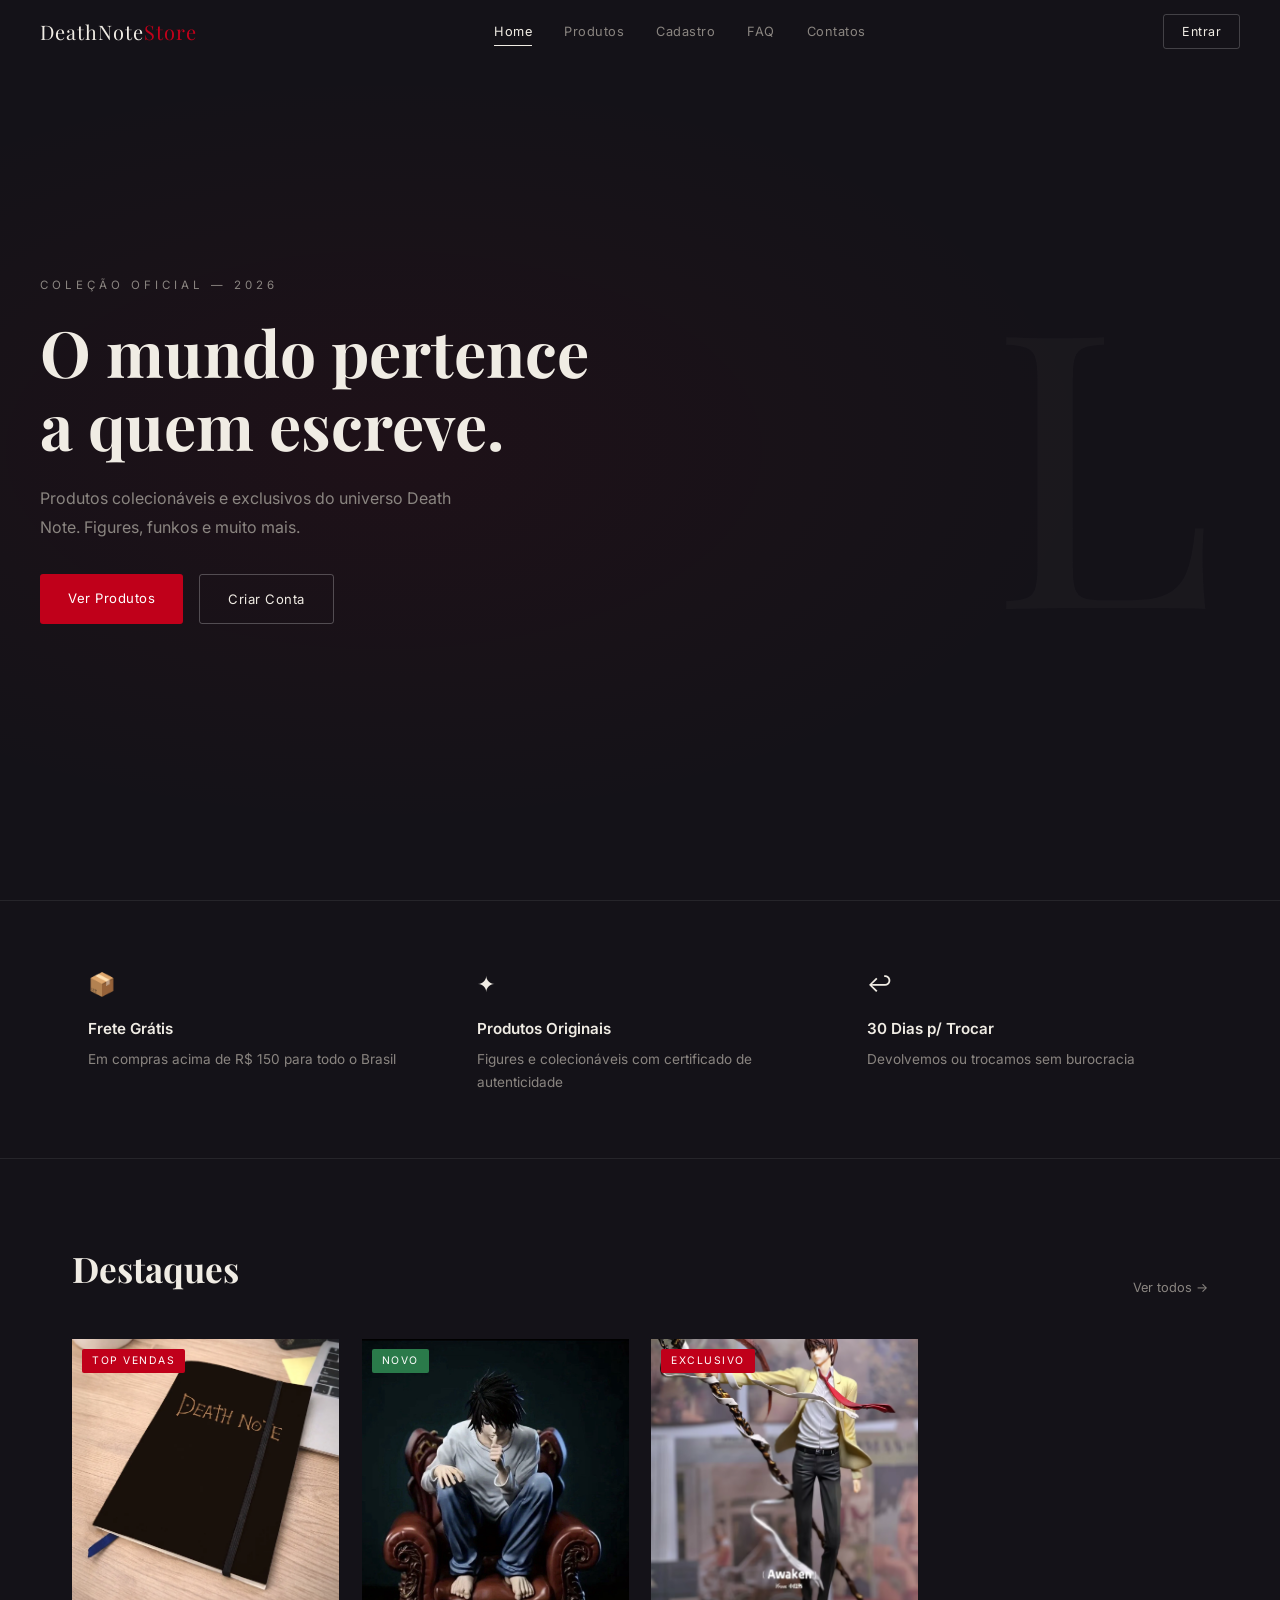
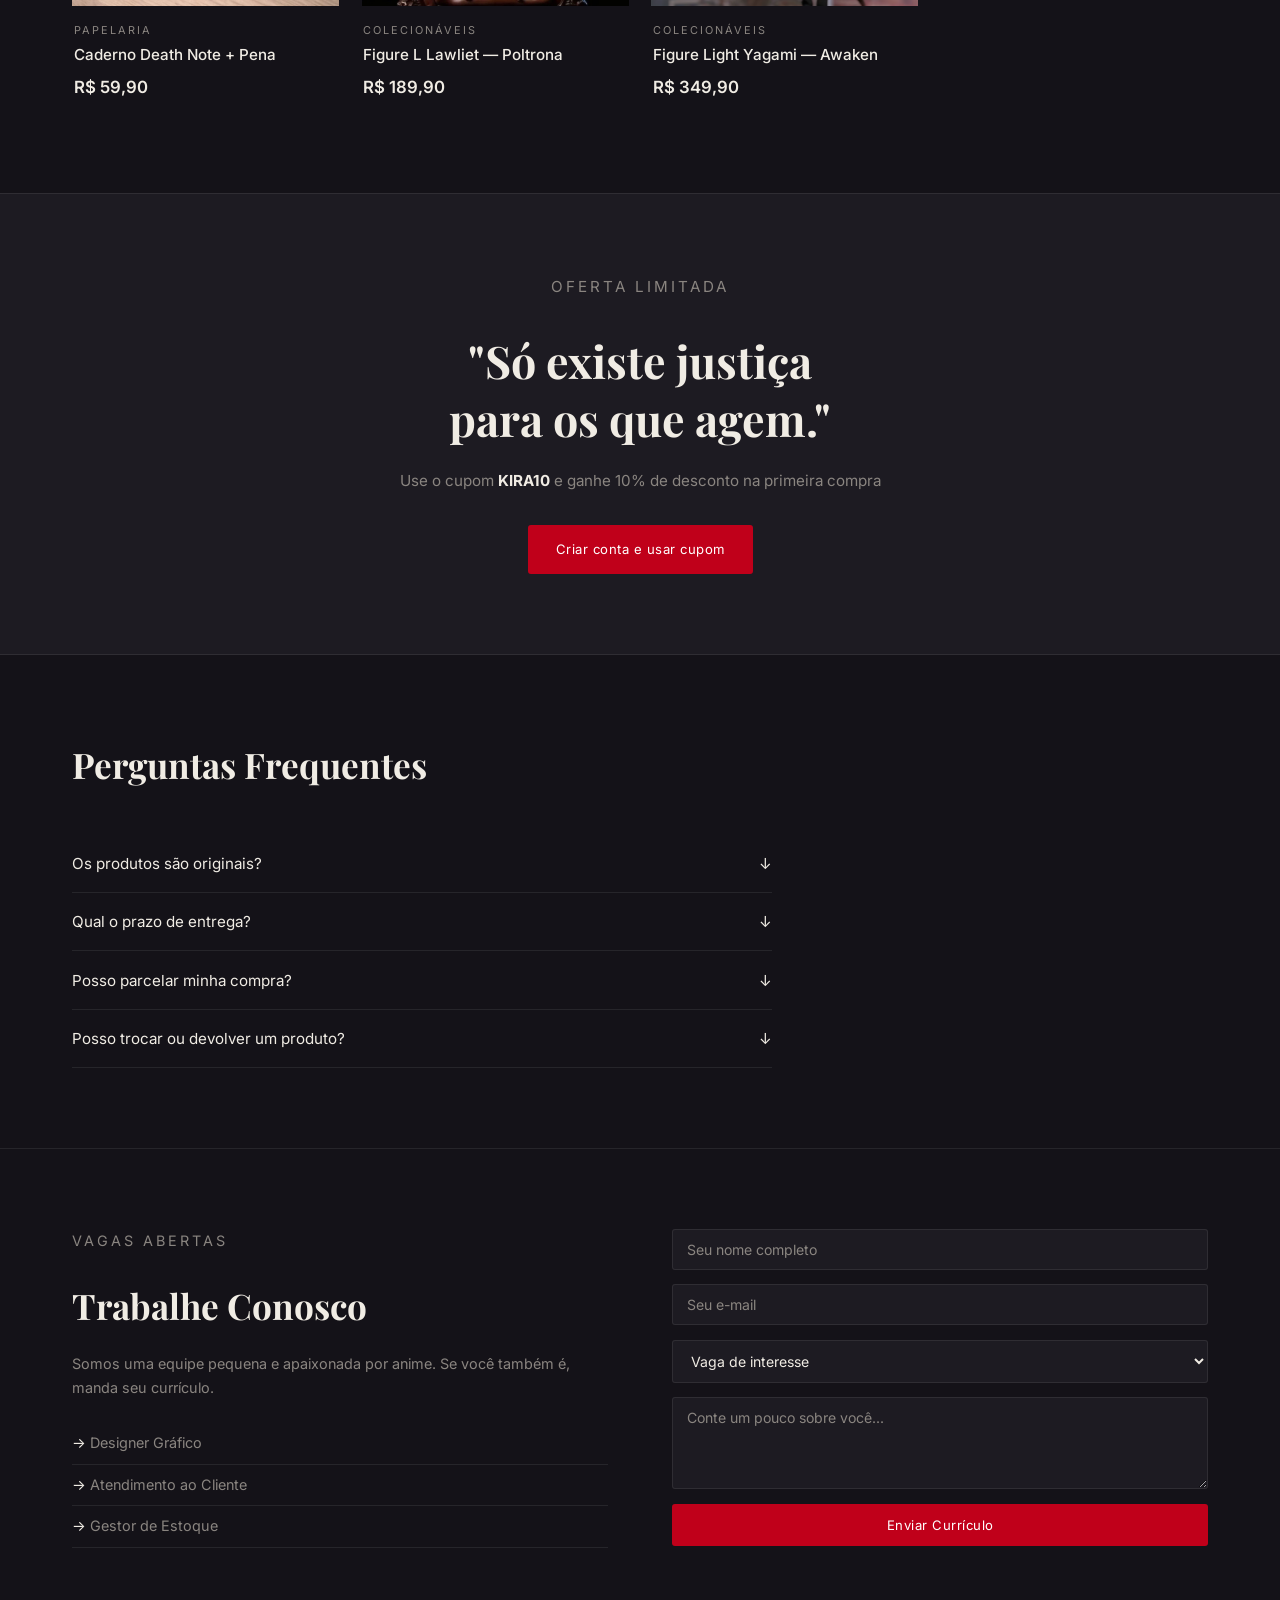
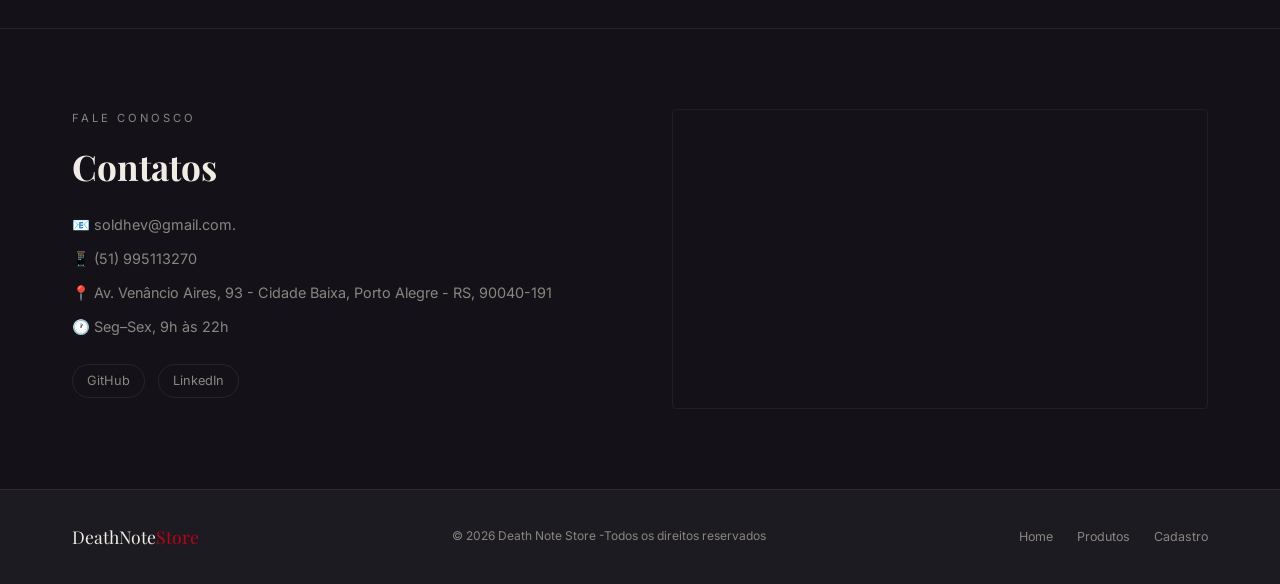
<file: index.html>
<!DOCTYPE html>
<html lang="pt-BR">

<head>
  <meta charset="UTF-8">
  <meta name="viewport" content="width=device-width, initial-scale=1.0">
  <title>Death Note Store</title>



  <link rel="preconnect" href="https://fonts.googleapis.com">
  <link
    href="https://fonts.googleapis.com/css2?family=Inter:wght@300;400;500;600&family=Playfair+Display:wght@400;700&display=swap"
    rel="stylesheet">

  <link rel="stylesheet" href="style.css">
</head>

<body>


  <header id="header">
    <a href="index.html" class="logo">DeathNote<span>Store</span></a>

    <nav>
      <a href="index.html" class="active">Home</a>
      <a href="produtos.html">Produtos</a>
      <a href="cadastro.html">Cadastro</a>
      <a href="#faq">FAQ</a>
      <a href="#contatos">Contatos</a>
    </nav>

    <a href="cadastro.html" class="btn-header">Entrar</a>
  </header>



  <section class="hero">
    <div class="hero-content">
      <p class="hero-label">Coleção Oficial — 2026</p>
      <h1>O mundo pertence<br>a quem escreve.</h1>
      <p class="hero-sub">Produtos colecionáveis e exclusivos do universo Death Note. Figures, funkos e muito mais.</p>
      <div class="hero-btns">
        <a href="produtos.html" class="btn-primary">Ver Produtos</a>
        <a href="cadastro.html" class="btn-ghost">Criar Conta</a>
      </div>
    </div>

    <div class="hero-deco">L</div>
  </section>



  <section class="highlights">
    <div class="container">
      <div class="hl-grid">
        <div class="hl-card">
          <span class="hl-icon">📦</span>
          <h3>Frete Grátis</h3>
          <p>Em compras acima de R$ 150 para todo o Brasil</p>
        </div>
        <div class="hl-card">
          <span class="hl-icon">✦</span>
          <h3>Produtos Originais</h3>
          <p>Figures e colecionáveis com certificado de autenticidade</p>
        </div>
        <div class="hl-card">
          <span class="hl-icon">↩</span>
          <h3>30 Dias p/ Trocar</h3>
          <p>Devolvemos ou trocamos sem burocracia</p>
        </div>
      </div>
    </div>
  </section>



  <section class="featured" id="destaque">
    <div class="container">
      <div class="section-head">
        <h2>Destaques</h2>
        <a href="produtos.html" class="see-all">Ver todos →</a>
      </div>

      <div class="prod-grid">

        <!-- Card de produto — estrutura repetida para cada item -->
        <a href="produtos.html" class="prod-card">
          <div class="prod-img">
            <img src="./imgs/p1.jpg" alt="Caderno Death Note + Pena">
            <span class="tag">Top Vendas</span>
          </div>
          <div class="prod-info">
            <p class="prod-cat">Papelaria</p>
            <p class="prod-name">Caderno Death Note + Pena</p>
            <p class="prod-price">R$ 59,90</p>
          </div>
        </a>

        <a href="produtos.html" class="prod-card">
          <div class="prod-img">
            <img src="./imgs/p5.jpg" alt="Figure L — Poltrona">
            <span class="tag new">Novo</span>
          </div>
          <div class="prod-info">
            <p class="prod-cat">Colecionáveis</p>
            <p class="prod-name">Figure L Lawliet — Poltrona</p>
            <p class="prod-price">R$ 189,90</p>
          </div>
        </a>

        <a href="produtos.html" class="prod-card">
          <div class="prod-img">
            <img src="./imgs/p4.jpg" alt="Figure Light Yagami — Awaken">
            <span class="tag">Exclusivo</span>
          </div>
          <div class="prod-info">
            <p class="prod-cat">Colecionáveis</p>
            <p class="prod-name">Figure Light Yagami — Awaken</p>
            <p class="prod-price">R$ 349,90</p>
          </div>
        </a>

      </div>
    </div>
  </section>



  <section class="banner">
    <div class="container">
      <p class="banner-label">Oferta limitada</p>
      <h2>"Só existe justiça<br>para os que agem."</h2>
      <p>Use o cupom <strong>KIRA10</strong> e ganhe 10% de desconto na primeira compra</p>
      <a href="cadastro.html" class="btn-primary">Criar conta e usar cupom</a>
    </div>
  </section>



  <section class="faq" id="faq">
    <div class="container">
      <h2>Perguntas Frequentes</h2>

      <div class="faq-list">


        <div class="faq-item">
          <button class="faq-q" onclick="toggleFaq(this)">
            Os produtos são originais?
            <span class="faq-arrow">↓</span>
          </button>
          <div class="faq-a">
            Sim. Trabalhamos apenas com distribuidores oficiais. Todos os produtos acompanham nota fiscal e certificado
            de autenticidade quando aplicável.
          </div>
        </div>

        <div class="faq-item">
          <button class="faq-q" onclick="toggleFaq(this)">
            Qual o prazo de entrega?
            <span class="faq-arrow">↓</span>
          </button>
          <div class="faq-a">
            De 5 a 12 dias úteis para todo o Brasil via Correios ou transportadora. Regiões Sul e Sudeste costumam
            receber em até 7 dias úteis.
          </div>
        </div>

        <div class="faq-item">
          <button class="faq-q" onclick="toggleFaq(this)">
            Posso parcelar minha compra?
            <span class="faq-arrow">↓</span>
          </button>
          <div class="faq-a">
            Sim! Parcelamos em até 12x no cartão de crédito. Compras via PIX têm 5% de desconto automático no checkout.
          </div>
        </div>

        <div class="faq-item">
          <button class="faq-q" onclick="toggleFaq(this)">
            Posso trocar ou devolver um produto?
            <span class="faq-arrow">↓</span>
          </button>
          <div class="faq-a">
            Você tem 30 dias corridos a partir da entrega para solicitar troca ou devolução. O produto precisa estar sem
            uso e na embalagem original.
          </div>
        </div>

      </div>
    </div>
  </section>



  <section class="trabalhe" id="trabalhe">
    <div class="container two-col">
      <div class="trabalhe-text">
        <p class="section-label">Vagas abertas</p>
        <h2>Trabalhe Conosco</h2>
        <p>Somos uma equipe pequena e apaixonada por anime. Se você também é, manda seu currículo.</p>
        <ul class="vagas">
          <li>Designer Gráfico</li>
          <li>Atendimento ao Cliente</li>
          <li>Gestor de Estoque</li>
        </ul>
      </div>
      <div class="trabalhe-form">
        <input type="text" placeholder="Seu nome completo">
        <input type="email" placeholder="Seu e-mail">
        <select>
          <option value="">Vaga de interesse</option>
          <option>Designer Gráfico</option>
          <option>Atendimento ao Cliente</option>
          <option>Gestor de Estoque</option>
        </select>
        <textarea placeholder="Conte um pouco sobre você..." rows="4"></textarea>
        <button class="btn-primary" onclick="alert('Currículo enviado! Entraremos em contato em breve.')">Enviar
          Currículo</button>
      </div>
    </div>
  </section>



  <section class="contatos" id="contatos">
    <div class="container two-col">
      <div>
        <p class="section-label">Fale Conosco</p>
        <h2>Contatos</h2>
        <div class="contact-list">
          <p>📧 soldhev@gmail.com.</p>
          <p>📱 (51) 995113270</p>
          <p>📍 Av. Venâncio Aires, 93 - Cidade Baixa, Porto Alegre - RS, 90040-191</p>
          <p>🕐 Seg–Sex, 9h às 22h</p>
        </div>
        <!-- Links redes sociais -->
        <div class="social-row">
          <a href="https://github.com/soldhev" target="_blank" class="soc-link">GitHub</a>
          <a href="https://www.linkedin.com/in/carlos-eduardo-rocha-809394375/" target="_blank"
            class="soc-link">LinkedIn</a>
        </div>
      </div>
      <div class="map-wrap">

        <iframe
          src="https://www.google.com/maps/embed?pb=!1m18!1m12!1m3!1d3657.1975!2d-46.6388!3d-23.5489!2m3!1f0!2f0!3f0!3m2!1i1024!2i768!4f13.1!3m3!1m2!1s0x0%3A0x0!2zMjPCsDMyJzU2LjAiUyA0NsKwMzgnMTkuNiJX!5e0!3m2!1spt-BR!2sbr"
          allowfullscreen loading="lazy" title="Localização">
        </iframe>
      </div>
    </div>
  </section>



  <footer>
    <div class="container footer-inner">
      <p class="footer-logo">DeathNote<span>Store</span></p>
      <p class="footer-copy">© 2026 Death Note Store -Todos os direitos reservados</p>
      <div class="footer-links">
        <a href="index.html">Home</a>
        <a href="produtos.html">Produtos</a>
        <a href="cadastro.html">Cadastro</a>
      </div>
    </div>
  </footer>



  <div vw class="enabled">
    <div vw-access-button class="active"></div>
    <div vw-plugin-wrapper>
      <div class="vw-plugin-top-wrapper"></div>
    </div>
  </div>
  <script src="https://vlibras.gov.br/app/vlibras-plugin.js"></script>
  <script>new window.VLibras.Widget('https://vlibras.gov.br/app');</script>



  <script>

    window.addEventListener('scroll', () => {
      const h = document.getElementById('header');
      h.classList.toggle('scrolled', window.scrollY > 50);
    });


    function toggleFaq(btn) {
      const item = btn.parentElement;
      const wasOpen = item.classList.contains('open');
      document.querySelectorAll('.faq-item').forEach(i => i.classList.remove('open'));

      if (!wasOpen) item.classList.add('open');
    }
  </script>

</body>

</html>
</file>
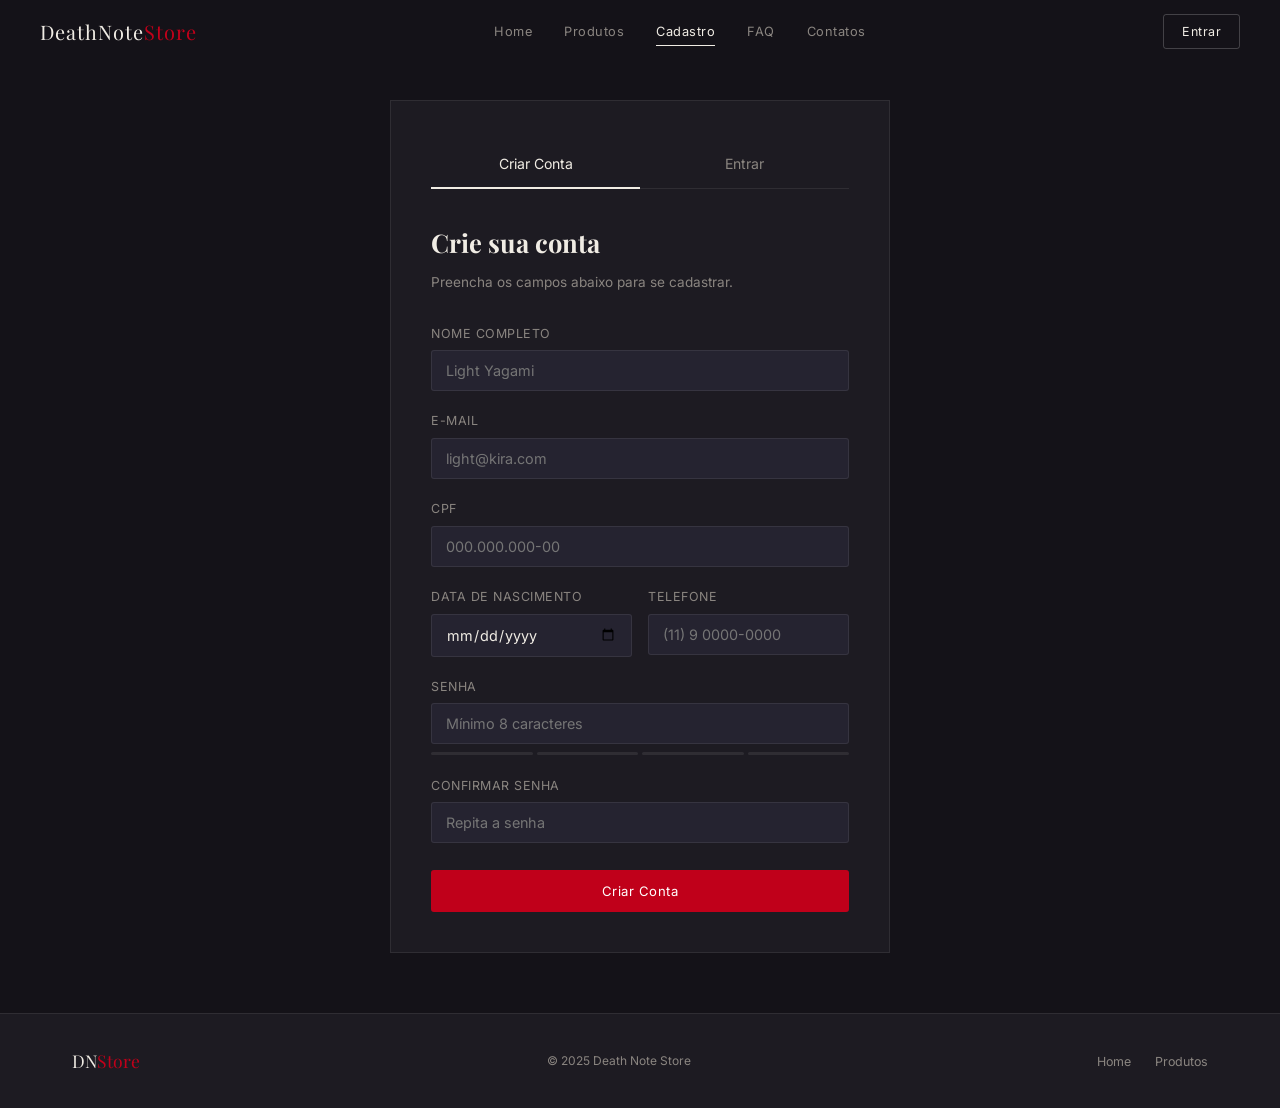
<file: cadastro.html>
<!DOCTYPE html>
<html lang="pt-BR">
<head>
  <meta charset="UTF-8">
  <meta name="viewport" content="width=device-width, initial-scale=1.0">
  <title>Cadastro — Death Note Store</title>
  <link rel="preconnect" href="https://fonts.googleapis.com">
  <link href="https://fonts.googleapis.com/css2?family=Inter:wght@300;400;500;600&family=Playfair+Display:wght@400;700&display=swap" rel="stylesheet">
  <link rel="stylesheet" href="style.css">

  <style>
    /*
      ════════════════════════════════════
      ESTILOS EXCLUSIVOS DO CADASTRO
      ════════════════════════════════════
    */

    /* Fundo da página de cadastro */
    .auth-page {
      min-height: 100vh;
      display: flex;
      align-items: center;
      justify-content: center;
      padding: 100px 1rem 60px;
    }

    /* Container branco/card do formulário */
    .auth-box {
      background: var(--card);
      border: 1px solid var(--line);
      width: 100%;
      max-width: 500px;
      padding: 2.5rem;
    }

    /* Abas "Cadastrar" e "Entrar" */
    .tabs {
      display: flex;
      border-bottom: 1px solid var(--line);
      margin-bottom: 2rem;
    }
    .tab {
      flex: 1;
      background: none;
      border: none;
      padding: .9rem;
      font-family: 'Inter', sans-serif;
      font-size: .88rem;
      color: var(--muted);
      cursor: pointer;
      transition: all .2s;
      border-bottom: 2px solid transparent;
      margin-bottom: -1px;
    }
    /* Aba ativa: borda branca + cor branca */
    .tab.active {
      color: var(--white);
      border-bottom-color: var(--white);
    }

    /* Painel de formulário (apenas um visível) */
    .tab-panel { display: none; }
    .tab-panel.active { display: block; }

    /* Grupo de campo: label + input */
    .field {
      margin-bottom: 1.2rem;
    }
    .field label {
      display: block;
      font-size: .78rem;
      letter-spacing: .5px;
      color: var(--muted);
      margin-bottom: .4rem;
      text-transform: uppercase;
    }
    .field input, .field select {
      width: 100%;
      background: var(--card2);
      border: 1px solid var(--line);
      color: var(--white);
      padding: 11px 14px;
      font-family: 'Inter', sans-serif;
      font-size: .9rem;
      outline: none;
      transition: border-color .2s;
      border-radius: 3px;
    }
    .field input:focus, .field select:focus {
      border-color: rgba(255,255,255,.4);
    }
    /* Campo com erro — borda vermelha */
    .field input.erro { border-color: #e05050; }
    /* Mensagem de erro */
    .msg-erro {
      font-size: .75rem;
      color: #e05050;
      margin-top: .3rem;
      display: none;  /* aparece via JS quando há erro */
    }

    /* Indicador de força de senha */
    .senha-forca {
      display: flex;
      gap: 4px;
      margin-top: .5rem;
    }
    .forca-bar {
      flex: 1;
      height: 3px;
      background: var(--line);
      border-radius: 2px;
      transition: background .3s;
    }
    .forca-label {
      font-size: .72rem;
      color: var(--muted);
      margin-top: .3rem;
    }

    /* Linha de dois campos lado a lado */
    .two-fields {
      display: grid;
      grid-template-columns: 1fr 1fr;
      gap: 1rem;
    }

    .auth-box h2 {
      font-family: 'Playfair Display', serif;
      font-size: 1.6rem;
      color: var(--white);
      margin-bottom: .4rem;
    }
    .auth-box p.sub {
      font-size: .85rem;
      color: var(--muted);
      margin-bottom: 1.8rem;
    }

    /* Tela de sucesso (aparece depois do cadastro) */
    .success-screen {
      text-align: center;
      padding: 1rem 0;
      display: none;
    }
    .success-icon { font-size: 3.5rem; margin-bottom: 1rem; }
    .success-screen h2 { font-family: 'Playfair Display', serif; font-size: 1.8rem; color: var(--white); margin-bottom: .8rem; }
    .success-screen p { color: var(--muted); margin-bottom: 1.2rem; }
    .cupom-box {
      border: 1px dashed rgba(255,255,255,.2);
      padding: .8rem 1.4rem;
      display: inline-block;
      font-size: 1.3rem;
      font-weight: 600;
      color: var(--white);
      letter-spacing: 3px;
      margin-bottom: 1.5rem;
    }

    @media (max-width: 500px) {
      .two-fields { grid-template-columns: 1fr; }
      .auth-box { padding: 1.5rem; }
    }
  </style>
</head>
<body>

  <header id="header">
    <a href="index.html" class="logo">DeathNote<span>Store</span></a>
    <nav>
      <a href="index.html">Home</a>
      <a href="produtos.html">Produtos</a>
      <a href="cadastro.html" class="active">Cadastro</a>
      <a href="index.html#faq">FAQ</a>
      <a href="index.html#contatos">Contatos</a>
    </nav>
    <a href="cadastro.html" class="btn-header">Entrar</a>
  </header>


  <div class="auth-page">
    <div class="auth-box">

      <!--
        ABAS — mudam entre cadastro e login
        O JS alterna as classes .active
      -->
      <div class="tabs">
        <button class="tab active" onclick="switchTab('cadastro')">Criar Conta</button>
        <button class="tab"        onclick="switchTab('login')">Entrar</button>
      </div>


      <!-- ════ PAINEL CADASTRO ════ -->
      <div class="tab-panel active" id="panel-cadastro">
        <h2>Crie sua conta</h2>
        <p class="sub">Preencha os campos abaixo para se cadastrar.</p>

        <!--
          CAMPO: Nome completo
          Validação: mínimo 3 caracteres, precisa ter sobrenome
        -->
        <div class="field">
          <label for="c-nome">Nome Completo</label>
          <input type="text" id="c-nome" placeholder="Light Yagami">
          <p class="msg-erro" id="e-nome">Informe nome e sobrenome.</p>
        </div>

        <!--
          CAMPO: E-mail
          Validação: precisa ter @ e domínio válido
        -->
        <div class="field">
          <label for="c-email">E-mail</label>
          <input type="email" id="c-email" placeholder="light@kira.com">
          <p class="msg-erro" id="e-email">E-mail inválido.</p>
        </div>

        <!--
          CAMPO: CPF
          Validação: algoritmo oficial dos dígitos verificadores
        -->
        <div class="field">
          <label for="c-cpf">CPF</label>
          <input type="text" id="c-cpf" placeholder="000.000.000-00" maxlength="14" oninput="maskCPF(this)">
          <p class="msg-erro" id="e-cpf">CPF inválido.</p>
        </div>

        <div class="two-fields">
          <!--
            CAMPO: Data de Nascimento
            Validação: usuário precisa ter pelo menos 16 anos
          -->
          <div class="field">
            <label for="c-nasc">Data de Nascimento</label>
            <input type="date" id="c-nasc">
            <p class="msg-erro" id="e-nasc">Mínimo 16 anos.</p>
          </div>

          <!--
            CAMPO: Telefone
            Máscara aplicada via JS
          -->
          <div class="field">
            <label for="c-tel">Telefone</label>
            <input type="text" id="c-tel" placeholder="(11) 9 0000-0000" maxlength="16" oninput="maskTel(this)">
            <p class="msg-erro" id="e-tel">Telefone inválido.</p>
          </div>
        </div>

        <!--
          CAMPO: Senha com indicador de força
          Exibe 4 barrinhas coloridas conforme a complexidade
        -->
        <div class="field">
          <label for="c-senha">Senha</label>
          <input type="password" id="c-senha" placeholder="Mínimo 8 caracteres" oninput="checkForca(this.value)">
          <div class="senha-forca">
            <div class="forca-bar" id="fb1"></div>
            <div class="forca-bar" id="fb2"></div>
            <div class="forca-bar" id="fb3"></div>
            <div class="forca-bar" id="fb4"></div>
          </div>
          <p class="forca-label" id="forca-label"></p>
          <p class="msg-erro" id="e-senha">Mínimo 8 caracteres.</p>
        </div>

        <!--
          CAMPO: Confirmação de senha
          Validação: precisa ser idêntico ao campo anterior
        -->
        <div class="field">
          <label for="c-conf">Confirmar Senha</label>
          <input type="password" id="c-conf" placeholder="Repita a senha">
          <p class="msg-erro" id="e-conf">As senhas não coincidem.</p>
        </div>

        <button class="btn-primary" style="width:100%;margin-top:.5rem" onclick="validarCadastro()">
          Criar Conta
        </button>
      </div>


      <!-- ════ PAINEL LOGIN ════ -->
      <div class="tab-panel" id="panel-login">
        <h2>Bem-vindo de volta</h2>
        <p class="sub">Entre com seu e-mail e senha.</p>

        <div class="field">
          <label for="l-email">E-mail</label>
          <input type="email" id="l-email" placeholder="light@kira.com">
          <p class="msg-erro" id="e-lemail">E-mail inválido.</p>
        </div>

        <div class="field">
          <label for="l-senha">Senha</label>
          <input type="password" id="l-senha" placeholder="Sua senha">
          <p class="msg-erro" id="e-lsenha">Senha obrigatória.</p>
        </div>

        <button class="btn-primary" style="width:100%;margin-top:.5rem" onclick="validarLogin()">
          Entrar
        </button>
      </div>


      <!-- ════ TELA DE SUCESSO (após cadastro) ════ -->
      <div class="success-screen" id="success">
        <div class="success-icon">✓</div>
        <h2>Conta criada!</h2>
        <p>Bem-vindo à Death Note Store.<br>Use seu cupom de boas-vindas:</p>
        <div class="cupom-box">KIRA10</div>
        <p style="font-size:.8rem;color:var(--muted)">10% de desconto na primeira compra</p>
        <a href="produtos.html" class="btn-primary" style="display:block;text-align:center;margin-top:1.5rem">Ver Produtos</a>
      </div>

    </div>
  </div>


  <footer>
    <div class="container footer-inner">
      <p class="footer-logo">DN<span>Store</span></p>
      <p class="footer-copy">© 2025 Death Note Store</p>
      <div class="footer-links">
        <a href="index.html">Home</a>
        <a href="produtos.html">Produtos</a>
      </div>
    </div>
  </footer>

  <div vw class="enabled">
    <div vw-access-button class="active"></div>
    <div vw-plugin-wrapper><div class="vw-plugin-top-wrapper"></div></div>
  </div>
  <script src="https://vlibras.gov.br/app/vlibras-plugin.js"></script>
  <script>new window.VLibras.Widget('https://vlibras.gov.br/app');</script>

  <script>
    /*
      ════════════════════════════════════
      TROCA DE ABAS
      Ativa a aba e o painel correto
      ════════════════════════════════════
    */
    function switchTab(which) {
      document.querySelectorAll('.tab').forEach((t,i) => {
        t.classList.toggle('active', (i===0 && which==='cadastro') || (i===1 && which==='login'));
      });
      document.getElementById('panel-cadastro').classList.toggle('active', which==='cadastro');
      document.getElementById('panel-login').classList.toggle('active', which==='login');
    }

    /*
      ════════════════════════════════════
      MÁSCARA CPF → 000.000.000-00
      Remove tudo que não é número e formata
      ════════════════════════════════════
    */
    function maskCPF(el) {
      let v = el.value.replace(/\D/g,'').slice(0,11);
      if (v.length > 9) v = v.replace(/(\d{3})(\d{3})(\d{3})(\d{1,2})/,'$1.$2.$3-$4');
      else if (v.length > 6) v = v.replace(/(\d{3})(\d{3})(\d{1,3})/,'$1.$2.$3');
      else if (v.length > 3) v = v.replace(/(\d{3})(\d{1,3})/,'$1.$2');
      el.value = v;
    }

    /*
      ════════════════════════════════════
      MÁSCARA TELEFONE → (11) 9 0000-0000
      ════════════════════════════════════
    */
    function maskTel(el) {
      let v = el.value.replace(/\D/g,'').slice(0,11);
      if (v.length > 7) v = v.replace(/(\d{2})(\d{1})(\d{4})(\d{1,4})/,'($1) $2 $3-$4');
      else if (v.length > 2) v = v.replace(/(\d{2})(\d+)/,'($1) $2');
      el.value = v;
    }

    /*
      ════════════════════════════════════
      FORÇA DA SENHA
      Conta maiúsculas, números e símbolos
      Pinta as barrinhas de 1 a 4
      ════════════════════════════════════
    */
    function checkForca(val) {
      let score = 0;
      if (val.length >= 8)       score++;
      if (/[A-Z]/.test(val))     score++;
      if (/[0-9]/.test(val))     score++;
      if (/[^A-Za-z0-9]/.test(val)) score++;

      const cores = ['#e05050','#e08a30','#e0c030','#50c878'];
      const labels = ['Fraca','Média','Boa','Forte'];
      for (let i = 1; i <= 4; i++) {
        const bar = document.getElementById('fb'+i);
        bar.style.background = i <= score ? cores[score-1] : 'var(--line)';
      }
      document.getElementById('forca-label').textContent = val.length ? labels[score-1] || '' : '';
    }

    /*
      ════════════════════════════════════
      VALIDAÇÃO DO CPF
      Algoritmo oficial dos dígitos verificadores:
      1. Soma os 9 primeiros dígitos multiplicados por 10..2
      2. Calcula o 1º dígito verificador
      3. Repete com 11..2 para o 2º dígito
      ════════════════════════════════════
    */
    function validarCPF(cpf) {
      cpf = cpf.replace(/\D/g,'');
      if (cpf.length !== 11 || /^(\d)\1+$/.test(cpf)) return false;
      let soma = 0;
      for (let i = 0; i < 9; i++) soma += parseInt(cpf[i]) * (10 - i);
      let r = (soma * 10) % 11;
      if (r === 10 || r === 11) r = 0;
      if (r !== parseInt(cpf[9])) return false;
      soma = 0;
      for (let i = 0; i < 10; i++) soma += parseInt(cpf[i]) * (11 - i);
      r = (soma * 10) % 11;
      if (r === 10 || r === 11) r = 0;
      return r === parseInt(cpf[10]);
    }

    /*
      ════════════════════════════════════
      VALIDAÇÃO DO CADASTRO
      Checa cada campo e exibe erros
      Só submete se tudo estiver correto
      ════════════════════════════════════
    */
    function validarCadastro() {
      let ok = true;

      // helper: mostra ou esconde erro
      function check(input, erroId, condicao) {
        const err = document.getElementById(erroId);
        if (!condicao) {
          input.classList.add('erro');
          err.style.display = 'block';
          ok = false;
        } else {
          input.classList.remove('erro');
          err.style.display = 'none';
        }
      }

      const nome  = document.getElementById('c-nome');
      const email = document.getElementById('c-email');
      const cpf   = document.getElementById('c-cpf');
      const nasc  = document.getElementById('c-nasc');
      const tel   = document.getElementById('c-tel');
      const senha = document.getElementById('c-senha');
      const conf  = document.getElementById('c-conf');

      // nome: precisa de pelo menos 2 palavras
      check(nome,  'e-nome',  nome.value.trim().split(' ').filter(p=>p).length >= 2);
      // email: regex básico
      check(email, 'e-email', /^[^\s@]+@[^\s@]+\.[^\s@]+$/.test(email.value));
      // cpf: algoritmo oficial
      check(cpf,   'e-cpf',   validarCPF(cpf.value));
      // data: pelo menos 16 anos
      const hoje = new Date();
      const dn   = new Date(nasc.value);
      const idade = (hoje - dn) / (1000*60*60*24*365.25);
      check(nasc, 'e-nasc', nasc.value && idade >= 16);
      // telefone: pelo menos 10 dígitos
      check(tel, 'e-tel', tel.value.replace(/\D/g,'').length >= 10);
      // senha: mínimo 8 caracteres
      check(senha, 'e-senha', senha.value.length >= 8);
      // confirmação: idêntica à senha
      check(conf, 'e-conf', conf.value === senha.value && conf.value !== '');

      // Se tudo OK: esconde formulário, mostra sucesso
      if (ok) {
        document.getElementById('panel-cadastro').style.display = 'none';
        document.querySelector('.tabs').style.display = 'none';
        document.getElementById('success').style.display = 'block';
      }
    }

    /*
      ════════════════════════════════════
      VALIDAÇÃO DO LOGIN
      ════════════════════════════════════
    */
    function validarLogin() {
      const email = document.getElementById('l-email');
      const senha = document.getElementById('l-senha');
      let ok = true;

      function check(el, erroId, cond) {
        const err = document.getElementById(erroId);
        if (!cond) { el.classList.add('erro'); err.style.display='block'; ok=false; }
        else        { el.classList.remove('erro'); err.style.display='none'; }
      }

      check(email, 'e-lemail', /^[^\s@]+@[^\s@]+\.[^\s@]+$/.test(email.value));
      check(senha, 'e-lsenha', senha.value.length >= 1);

      if (ok) {
        alert('Login realizado! (demonstração)');
        window.location.href = 'index.html';
      }
    }

    window.addEventListener('scroll', () => {
      document.getElementById('header').classList.toggle('scrolled', window.scrollY > 50);
    });
  </script>

</body>
</html>
</file>
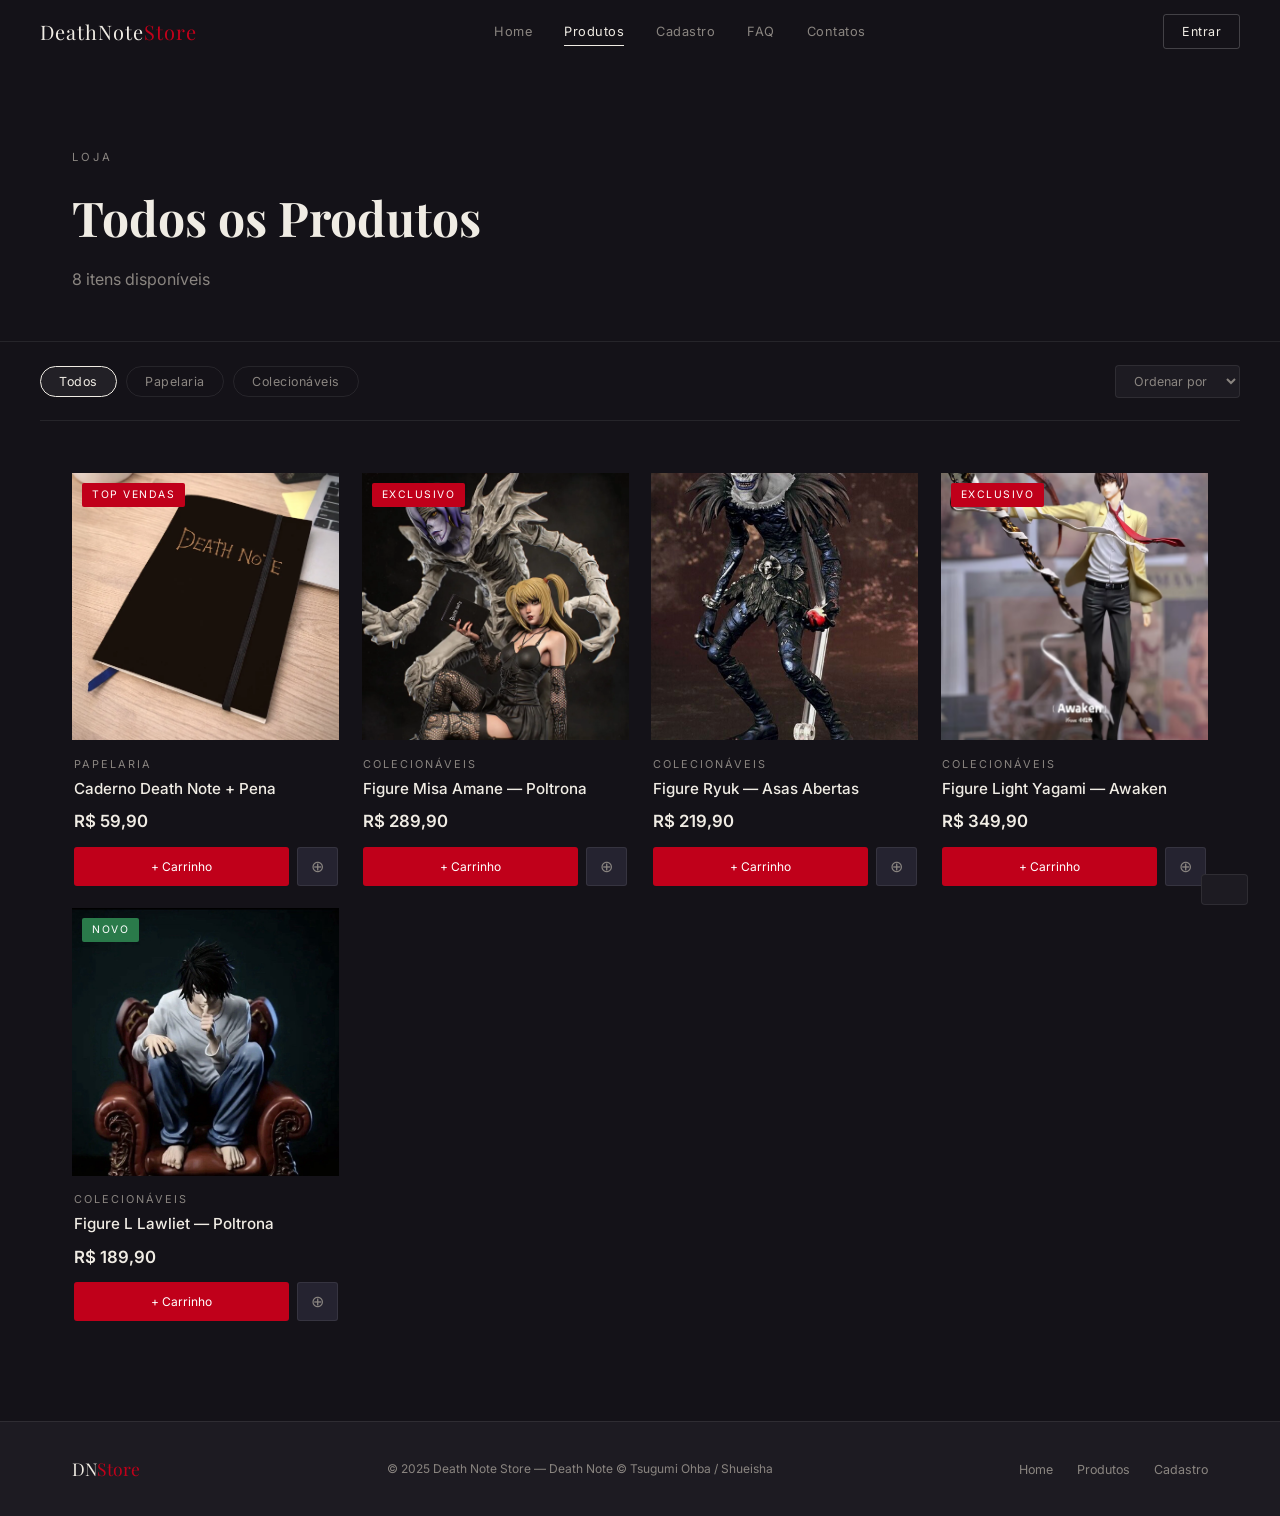
<file: produtos.html>
<!DOCTYPE html>
<html lang="pt-BR">

<head>
    <meta charset="UTF-8">
    <meta name="viewport" content="width=device-width, initial-scale=1.0">
    <title>Produtos — Death Note Store</title>
    <link rel="preconnect" href="https://fonts.googleapis.com">
    <link
        href="https://fonts.googleapis.com/css2?family=Inter:wght@300;400;500;600&family=Playfair+Display:wght@400;700&display=swap"
        rel="stylesheet">
    <link rel="stylesheet" href="style.css">

    <style>
        /*
      ════════════════════════════════════
      ESTILOS EXCLUSIVOS DE PRODUTOS.HTML
      Só se aplicam nessa página
      ════════════════════════════════════
    */

        /* Topo da página de produtos */
        .page-top {
            padding: 140px 0 48px;
            border-bottom: 1px solid var(--line);
        }

        .page-top h1 {
            font-family: 'Playfair Display', serif;
            font-size: clamp(2rem, 4vw, 3rem);
            color: var(--white);
        }

        .page-top p {
            color: var(--muted);
            margin-top: .5rem;
        }

        /* Barra de filtros */
        .filter-bar {
            padding: 1.4rem 0;
            border-bottom: 1px solid var(--line);
            display: flex;
            gap: .6rem;
            flex-wrap: wrap;
            align-items: center;
        }

        /* Botão de filtro — ativo fica com borda branca */
        .f-btn {
            background: none;
            border: 1px solid var(--line);
            color: var(--muted);
            padding: 7px 18px;
            font-family: 'Inter', sans-serif;
            font-size: .78rem;
            letter-spacing: .5px;
            cursor: pointer;
            border-radius: 20px;
            transition: all .2s;
        }

        .f-btn:hover {
            border-color: var(--white);
            color: var(--white);
        }

        .f-btn.active {
            border-color: var(--white);
            color: var(--white);
            background: rgba(255, 255, 255, .06);
        }

        /* Select de ordenação */
        .f-select {
            margin-left: auto;
            background: var(--card);
            border: 1px solid var(--line);
            color: var(--muted);
            padding: 7px 14px;
            font-family: 'Inter', sans-serif;
            font-size: .78rem;
            border-radius: 4px;
            cursor: pointer;
            outline: none;
        }

        /* Grid de produtos */
        .all-products {
            padding: 52px 0 100px;
        }

        .all-grid {
            display: grid;
            grid-template-columns: repeat(4, 1fr);
            gap: 1.4rem;
        }

        /*
      MODAL DE PRODUTO
      Aparece ao clicar "Ver detalhes"
      Usa position:fixed + z-index alto
      para sobrepor todo o conteúdo
    */
        .modal-overlay {
            position: fixed;
            inset: 0;
            background: rgba(0, 0, 0, .85);
            z-index: 2000;
            display: flex;
            align-items: center;
            justify-content: center;
            padding: 1rem;
            opacity: 0;
            pointer-events: none;
            /* invisível e não clicável */
            transition: opacity .25s;
        }

        /* Quando JS adiciona .open: visível e clicável */
        .modal-overlay.open {
            opacity: 1;
            pointer-events: all;
        }

        .modal {
            background: var(--card);
            border: 1px solid var(--line);
            max-width: 780px;
            width: 100%;
            display: grid;
            grid-template-columns: 1fr 1fr;
            position: relative;
            max-height: 90vh;
            overflow-y: auto;
        }

        .modal-img {
            background: var(--card2);
            display: flex;
            align-items: center;
            justify-content: center;
            min-height: 320px;
            overflow: hidden;
        }

        .modal-img img {
            width: 100%;
            height: 100%;
            object-fit: cover;
        }

        .modal-body {
            padding: 2rem;
        }

        .modal-close {
            position: absolute;
            top: 1rem;
            right: 1rem;
            background: none;
            border: none;
            color: var(--muted);
            font-size: 1.4rem;
            cursor: pointer;
            transition: color .2s;
            z-index: 1;
        }

        .modal-close:hover {
            color: var(--white);
        }

        .modal-cat {
            font-size: .72rem;
            letter-spacing: 2px;
            text-transform: uppercase;
            color: var(--muted);
            margin-bottom: .5rem;
        }

        .modal-title {
            font-family: 'Playfair Display', serif;
            font-size: 1.4rem;
            color: var(--white);
            margin-bottom: .8rem;
            line-height: 1.3;
        }

        .modal-desc {
            font-size: .9rem;
            color: var(--muted);
            line-height: 1.8;
            margin-bottom: 1.4rem;
        }

        .modal-price {
            font-size: 1.8rem;
            font-weight: 600;
            color: var(--white);
            margin-bottom: .3rem;
        }

        .modal-inst {
            font-size: .82rem;
            color: var(--muted);
            margin-bottom: 1.4rem;
        }

        /* Especificações no modal */
        .spec-title {
            font-size: .7rem;
            letter-spacing: 2px;
            text-transform: uppercase;
            color: var(--muted);
            margin-bottom: .6rem;
        }

        .spec-table {
            width: 100%;
            margin-bottom: 1.4rem;
            border-collapse: collapse;
        }

        .spec-table tr {
            border-bottom: 1px solid var(--line);
        }

        .spec-table td {
            padding: .4rem 0;
            font-size: .85rem;
        }

        .spec-table td:first-child {
            color: var(--muted);
            width: 45%;
        }

        .spec-table td:last-child {
            color: var(--white);
        }

        /* Formas de pagamento no modal */
        .pay-title {
            font-size: .7rem;
            letter-spacing: 2px;
            text-transform: uppercase;
            color: var(--muted);
            margin-bottom: .6rem;
        }

        .pay-tags {
            display: flex;
            gap: .4rem;
            flex-wrap: wrap;
            margin-bottom: 1.4rem;
        }

        .pay-tag {
            border: 1px solid var(--line);
            color: var(--muted);
            padding: 4px 10px;
            font-size: .72rem;
            border-radius: 3px;
        }

        .pay-tag.pix {
            border-color: rgba(50, 205, 130, .4);
            color: rgba(50, 205, 130, .8);
        }

        @media (max-width: 900px) {
            .all-grid {
                grid-template-columns: repeat(2, 1fr);
            }
        }

        @media (max-width: 600px) {
            .all-grid {
                grid-template-columns: 1fr 1fr;
                gap: .8rem;
            }

            .modal {
                grid-template-columns: 1fr;
            }

            .modal-img {
                min-height: 200px;
            }
        }
    </style>
</head>

<body>

    <!-- MODAL DE DETALHES DO PRODUTO -->
    <div class="modal-overlay" id="modalOverlay">
        <div class="modal" id="modalBox">
            <div class="modal-img" id="modalImg"></div>
            <div class="modal-body">
                <button class="modal-close" onclick="closeModal()">✕</button>
                <p class="modal-cat" id="mCat"></p>
                <h2 class="modal-title" id="mTitle"></h2>
                <p class="modal-desc" id="mDesc"></p>
                <p class="modal-price" id="mPrice"></p>
                <p class="modal-inst" id="mInst"></p>
                <p class="spec-title">Especificações</p>
                <table class="spec-table" id="mSpecs"></table>
                <p class="pay-title">Formas de Pagamento</p>
                <div class="pay-tags" id="mPay"></div>
                <button class="btn-primary" style="width:100%" id="mCartBtn">Adicionar ao Carrinho</button>
            </div>
        </div>
    </div>

    <!-- TOAST de confirmação -->
    <div id="toast"></div>


    <!-- HEADER — igual ao index.html para consistência -->
    <header id="header">
        <a href="index.html" class="logo">DeathNote<span>Store</span></a>
        <nav>
            <a href="index.html">Home</a>
            <a href="produtos.html" class="active">Produtos</a>
            <a href="cadastro.html">Cadastro</a>
            <a href="index.html#faq">FAQ</a>
            <a href="index.html#contatos">Contatos</a>
        </nav>
        <a href="cadastro.html" class="btn-header">Entrar</a>
    </header>


    <main>
        <div class="page-top">
            <div class="container">
                <p class="section-label">Loja</p>
                <h1>Todos os Produtos</h1>
                <p>8 itens disponíveis</p>
            </div>
        </div>

        <!--
      FILTROS
      Botões que filtram por categoria
      O JS esconde cards com data-cat diferente
    -->
        <div class="filter-bar container">
            <button class="f-btn active" onclick="filter(this,'todos')">Todos</button>
            <button class="f-btn" onclick="filter(this,'papelaria')">Papelaria</button>
            <button class="f-btn" onclick="filter(this,'colecao')">Colecionáveis</button>
            <select class="f-select" onchange="sort(this.value)">
                <option value="">Ordenar por</option>
                <option value="asc">Menor Preço</option>
                <option value="desc">Maior Preço</option>
            </select>
        </div>

        <section class="all-products">
            <div class="container">
                <!--
          GRID DE PRODUTOS
          data-price → usado pelo JS para ordenar
          data-cat   → usado pelo JS para filtrar
        -->
                <div class="all-grid" id="grid">

                    <div class="prod-card" data-cat="papelaria" data-price="59.90" data-id="1">
                        <div class="prod-img">
                            <img src="imgs/p1.jpg" alt="Caderno Death Note + Pena">
                            <span class="tag">Top Vendas</span>
                        </div>
                        <div class="prod-info">
                            <p class="prod-cat">Papelaria</p>
                            <p class="prod-name">Caderno Death Note + Pena</p>
                            <p class="prod-price">R$ 59,90</p>
                            <div class="card-btns">
                                <button class="btn-cart" onclick="addCart(event,'Caderno Death Note + Pena')">+
                                    Carrinho</button>
                                <button class="btn-detail" onclick="openModal(1)">⊕</button>
                            </div>
                        </div>
                    </div>

                    <div class="prod-card" data-cat="colecao" data-price="289.90" data-id="2">
                        <div class="prod-img">
                            <img src="imgs/p2.jpg" alt="Figure Misa Amane — Poltrona">
                            <span class="tag">Exclusivo</span>
                        </div>
                        <div class="prod-info">
                            <p class="prod-cat">Colecionáveis</p>
                            <p class="prod-name">Figure Misa Amane — Poltrona</p>
                            <p class="prod-price">R$ 289,90</p>
                            <div class="card-btns">
                                <button class="btn-cart" onclick="addCart(event,'Figure Misa Amane')">+
                                    Carrinho</button>
                                <button class="btn-detail" onclick="openModal(2)">⊕</button>
                            </div>
                        </div>
                    </div>

                    <div class="prod-card" data-cat="colecao" data-price="219.90" data-id="3">
                        <div class="prod-img">
                            <img src="imgs/p3.jpg" alt="Figure Ryuk — Asas Abertas">
                        </div>
                        <div class="prod-info">
                            <p class="prod-cat">Colecionáveis</p>
                            <p class="prod-name">Figure Ryuk — Asas Abertas</p>
                            <p class="prod-price">R$ 219,90</p>
                            <div class="card-btns">
                                <button class="btn-cart" onclick="addCart(event,'Figure Ryuk')">+ Carrinho</button>
                                <button class="btn-detail" onclick="openModal(3)">⊕</button>
                            </div>
                        </div>
                    </div>

                    <div class="prod-card" data-cat="colecao" data-price="349.90" data-id="4">
                        <div class="prod-img">
                            <img src="imgs/p4.jpg" alt="Figure Light Yagami — Awaken">
                            <span class="tag">Exclusivo</span>
                        </div>
                        <div class="prod-info">
                            <p class="prod-cat">Colecionáveis</p>
                            <p class="prod-name">Figure Light Yagami — Awaken</p>
                            <p class="prod-price">R$ 349,90</p>
                            <div class="card-btns">
                                <button class="btn-cart" onclick="addCart(event,'Figure Light Yagami')">+
                                    Carrinho</button>
                                <button class="btn-detail" onclick="openModal(4)">⊕</button>
                            </div>
                        </div>
                    </div>

                    <div class="prod-card" data-cat="colecao" data-price="189.90" data-id="5">
                        <div class="prod-img">
                            <img src="imgs/p5.jpg" alt="Figure L Lawliet — Poltrona">
                            <span class="tag new">Novo</span>
                        </div>
                        <div class="prod-info">
                            <p class="prod-cat">Colecionáveis</p>
                            <p class="prod-name">Figure L Lawliet — Poltrona</p>
                            <p class="prod-price">R$ 189,90</p>
                            <div class="card-btns">
                                <button class="btn-cart" onclick="addCart(event,'Figure L Lawliet')">+ Carrinho</button>
                                <button class="btn-detail" onclick="openModal(5)">⊕</button>
                            </div>
                        </div>
                    </div>


                </div>

            </div><!-- /all-grid -->
            </div>
        </section>
    </main>


    <footer>
        <div class="container footer-inner">
            <p class="footer-logo">DN<span>Store</span></p>
            <p class="footer-copy">© 2025 Death Note Store — Death Note © Tsugumi Ohba / Shueisha</p>
            <div class="footer-links">
                <a href="index.html">Home</a>
                <a href="produtos.html">Produtos</a>
                <a href="cadastro.html">Cadastro</a>
            </div>
        </div>
    </footer>

    <div vw class="enabled">
        <div vw-access-button class="active"></div>
        <div vw-plugin-wrapper>
            <div class="vw-plugin-top-wrapper"></div>
        </div>
    </div>
    <script src="https://vlibras.gov.br/app/vlibras-plugin.js"></script>
    <script>new window.VLibras.Widget('https://vlibras.gov.br/app');</script>

    <script>
        /*
          ════════════════════════════════════
          DADOS DOS PRODUTOS
          Array com todos os detalhes
          O modal lê esse array pelo id
          ════════════════════════════════════
        */
        const PRODS = {
            1: {
                cat: 'Papelaria', title: 'Caderno Death Note + Pena', img: 'imgs/p1.jpg',
                desc: 'Réplica do Death Note original, capa dura preta com título em relevo. Acompanha pena decorativa branca. 200 folhas pautadas, tamanho A5.',
                price: 'R$ 59,90', inst: 'ou 2x R$ 29,95 sem juros',
                specs: [['Material', 'Capa: sintético / Folhas: papel offset'], ['Páginas', '200 folhas pautadas'], ['Tamanho', 'A5 (14,8 × 21 cm)'], ['Acompanha', 'Pena decorativa branca']],
                pay: ['PIX 5% OFF', 'Cartão 2x s/ juros', 'Boleto']
            },

            2: {
                cat: 'Colecionáveis', title: 'Figure Misa Amane — Poltrona', img: 'imgs/p2.jpg',
                desc: 'Estátua da Misa Amane sentada em poltrona vermelha. Pintura detalhada à mão, PVC premium de alta qualidade. Edição limitada com base numerada.',
                price: 'R$ 289,90', inst: 'ou 10x R$ 28,99 sem juros',
                specs: [['Altura', '22 cm'], ['Material', 'PVC Premium'], ['Pintura', 'À mão'], ['Edição', 'Limitada numerada']],
                pay: ['PIX 5% OFF', 'Cartão 10x s/ juros', 'Boleto', 'Mercado Pago']
            },

            3: {
                cat: 'Colecionáveis', title: 'Figure Ryuk — Asas Abertas', img: 'imgs/p3.jpg',
                desc: 'Figure do Ryuk em posição de ataque com as asas completamente abertas. Detalhamento impressionante em ABS + PVC. Envergadura total de 35cm.',
                price: 'R$ 219,90', inst: 'ou 8x R$ 27,49 sem juros',
                specs: [['Altura', '28 cm'], ['Envergadura', '35 cm'], ['Material', 'ABS + PVC'], ['Base', 'Incluída']],
                pay: ['PIX 5% OFF', 'Cartão 8x s/ juros', 'Boleto']
            },

            4: {
                cat: 'Colecionáveis', title: 'Figure Light Yagami — Awaken', img: 'imgs/p4.jpg',
                desc: 'Light Yagami em pose épica segurando o Death Note com a capa voando. Figura premium 1/7 scale, pintura multilayer de alta fidelidade.',
                price: 'R$ 349,90', inst: 'ou 12x R$ 29,16 sem juros',
                specs: [['Escala', '1/7'], ['Altura', '30 cm'], ['Material', 'PVC Premium'], ['Detalhes', 'Cabelo e roupa pintados à mão']],
                pay: ['PIX 5% OFF', 'Cartão 12x s/ juros', 'Boleto', 'Mercado Pago']
            },

            5: {
                cat: 'Colecionáveis', title: 'Figure L Lawliet — Poltrona', img: 'imgs/p5.jpg',
                desc: 'L Lawliet em sua pose característica sentado na poltrona. Expressão pensativa fiel ao anime. Coleção SFC — Super Figure Collection.',
                price: 'R$ 189,90', inst: 'ou 6x R$ 31,65 sem juros',
                specs: [['Altura', '14 cm'], ['Coleção', 'SFC — Super Figure Collection'], ['Material', 'PVC'], ['Poltrona', 'Incluída com base']],
                pay: ['PIX 5% OFF', 'Cartão 6x s/ juros', 'Boleto']
            },
        };

        /*
          ════════════════════════════════════
          MODAL — abrir e fechar
          ════════════════════════════════════
        */
        function openModal(id) {
            const p = PRODS[id];
            document.getElementById('modalImg').innerHTML = `<img src="${p.img}" alt="${p.title}">`;
            document.getElementById('mCat').textContent = p.cat;
            document.getElementById('mTitle').textContent = p.title;
            document.getElementById('mDesc').textContent = p.desc;
            document.getElementById('mPrice').textContent = p.price;
            document.getElementById('mInst').textContent = p.inst;
            document.getElementById('mSpecs').innerHTML = p.specs.map(([k, v]) =>
                `<tr><td>${k}</td><td>${v}</td></tr>`).join('');
            document.getElementById('mPay').innerHTML = p.pay.map(pm =>
                `<span class="pay-tag ${pm.includes('PIX') ? 'pix' : ''}">${pm}</span>`).join('');
            document.getElementById('mCartBtn').onclick = () => { addCart(null, p.title); closeModal(); };
            document.getElementById('modalOverlay').classList.add('open');
        }

        function closeModal() {
            document.getElementById('modalOverlay').classList.remove('open');
        }
        // fecha modal se clicar fora
        document.getElementById('modalOverlay').addEventListener('click', e => {
            if (e.target === document.getElementById('modalOverlay')) closeModal();
        });

        /*
          ════════════════════════════════════
          FILTROS — mostrar/esconder cards
          ════════════════════════════════════
        */
        function filter(btn, cat) {
            // atualiza botão ativo
            document.querySelectorAll('.f-btn').forEach(b => b.classList.remove('active'));
            btn.classList.add('active');
            // mostra/esconde cards com display
            document.querySelectorAll('#grid .prod-card').forEach(card => {
                const match = cat === 'todos' || card.dataset.cat === cat;
                card.style.display = match ? '' : 'none';
            });
        }

        /*
          ════════════════════════════════════
          ORDENAÇÃO — reordena o grid pelo preço
          ════════════════════════════════════
        */
        function sort(dir) {
            if (!dir) return;
            const grid = document.getElementById('grid');
            const cards = [...grid.querySelectorAll('.prod-card')];
            cards.sort((a, b) => {
                const pa = parseFloat(a.dataset.price);
                const pb = parseFloat(b.dataset.price);
                return dir === 'asc' ? pa - pb : pb - pa;
            });
            cards.forEach(c => grid.appendChild(c)); // re-insere na nova ordem
        }

        /*
          ════════════════════════════════════
          TOAST — notificação de carrinho
          Aparece no canto inferior direito
          ════════════════════════════════════
        */
        function addCart(e, nome) {
            if (e) e.stopPropagation(); // evita abrir modal ao clicar no botão
            const t = document.getElementById('toast');
            t.textContent = '✓ ' + nome + ' adicionado!';
            t.classList.add('show');
            setTimeout(() => t.classList.remove('show'), 2800);
        }

        // header scroll
        window.addEventListener('scroll', () => {
            document.getElementById('header').classList.toggle('scrolled', window.scrollY > 50);
        });
    </script>

</body>

</html>
</file>
<file: style.css>
:root {
  --bg: #141218;

  --card: #1d1b22;

  --card2: #252330;
 
  --white: #f0ece4;

  --muted: #8a8580;
 
  --line: rgba(255, 255, 255, .08);

  --accent: #c0001a;
 
}



*,
*::before,
*::after {
  margin: 0;
  padding: 0;
  box-sizing: border-box;
}

html {
  scroll-behavior: smooth;
}

body {
  background: var(--bg);
  color: var(--white);
  font-family: 'Inter', sans-serif;
  font-size: 16px;
  line-height: 1.7;
  -webkit-font-smoothing: antialiased;
}

::-webkit-scrollbar {
  width: 4px;
}

::-webkit-scrollbar-track {
  background: var(--bg);
}

::-webkit-scrollbar-thumb {
  background: rgba(255, 255, 255, .15);
}


header {
  position: fixed;
  top: 0;
  left: 0;
  right: 0;
  height: 64px;
  z-index: 100;
  display: flex;
  align-items: center;
  justify-content: space-between;
  padding: 0 2.5rem;
  /* Começa transparente */
  background: transparent;
  transition: background .3s, border-color .3s;
  border-bottom: 1px solid transparent;
}


header.scrolled {
  background: rgba(20, 18, 24, .97);
  backdrop-filter: blur(12px);
  border-bottom-color: var(--line);
}


.logo {
  font-family: 'Playfair Display', serif;
  font-size: 1.25rem;
  color: var(--white);
  text-decoration: none;
  letter-spacing: 1px;
}

.logo span {
  color: var(--accent);
}


nav {
  display: flex;
  gap: 2rem;
}

nav a {
  font-size: .8rem;
  letter-spacing: .5px;
  color: var(--muted);
  text-decoration: none;
  transition: color .2s;
  position: relative;
}

nav a:hover {
  color: var(--white);
}

nav a.active {
  color: var(--white);
}

nav a.active::after {
  content: '';
  position: absolute;
  bottom: -4px;
  left: 0;
  width: 100%;
  height: 1px;
  background: var(--white);
}


.btn-header {
  font-size: .78rem;
  letter-spacing: .5px;
  color: var(--white);
  text-decoration: none;
  border: 1px solid rgba(255, 255, 255, .2);
  padding: 6px 18px;
  border-radius: 3px;
  transition: all .2s;
}

.btn-header:hover {
  background: rgba(255, 255, 255, .07);
  border-color: rgba(255, 255, 255, .4);
}



.container {
  max-width: 1200px;
  margin: 0 auto;
  padding: 0 2rem;
}


.section-label {
  font-size: .7rem;
  letter-spacing: 3px;
  text-transform: uppercase;
  color: var(--muted);
  margin-bottom: .6rem;
}

.btn-primary {
  display: inline-block;
  background: var(--accent);
  color: #fff;
  border: none;
  padding: 13px 28px;
  font-family: 'Inter', sans-serif;
  font-size: .82rem;
  letter-spacing: .5px;
  text-decoration: none;
  cursor: pointer;
  border-radius: 3px;
  transition: background .2s, box-shadow .2s;
}

.btn-primary:hover {
  background: #e0001f;
  box-shadow: 0 4px 20px rgba(192, 0, 26, .35);
}


.btn-ghost {
  display: inline-block;
  background: none;
  color: var(--white);
  border: 1px solid rgba(255, 255, 255, .25);
  padding: 13px 28px;
  font-family: 'Inter', sans-serif;
  font-size: .82rem;
  letter-spacing: .5px;
  text-decoration: none;
  cursor: pointer;
  border-radius: 3px;
  transition: all .2s;
}

.btn-ghost:hover {
  border-color: rgba(255, 255, 255, .6);
}


.prod-card {
  display: block;
  text-decoration: none;
  color: inherit;
  cursor: pointer;
}

.prod-img {
  background: var(--card2);
  aspect-ratio: 1 / 1;
  overflow: hidden;
  position: relative;
  margin-bottom: .9rem;
}

.prod-img img {
  width: 100%;
  height: 100%;
  object-fit: cover;
  display: block;
  transition: transform .4s ease;
}

.prod-card:hover .prod-img img {
  transform: scale(1.04);
}


.tag {
  position: absolute;
  top: 10px;
  left: 10px;
  background: var(--accent);
  color: #fff;
  font-size: .65rem;
  letter-spacing: 1.5px;
  text-transform: uppercase;
  padding: 3px 10px;
  border-radius: 2px;
}

.tag.new {
  background: #2a7a4a;
}


.prod-info {
  padding: 0 .1rem;
}

.prod-cat {
  font-size: .68rem;
  letter-spacing: 2px;
  text-transform: uppercase;
  color: var(--muted);
  margin-bottom: .3rem;
}

.prod-name {
  font-size: .95rem;
  color: var(--white);
  margin-bottom: .5rem;
  font-weight: 500;
  line-height: 1.4;
}

.prod-price {
  font-size: 1.05rem;
  font-weight: 600;
  color: var(--white);
  margin-bottom: .7rem;
}

.card-btns {
  display: flex;
  gap: .5rem;
}

.btn-cart {
  flex: 1;
  background: var(--accent);
  color: #fff;
  border: none;
  padding: 9px;
  font-family: 'Inter', sans-serif;
  font-size: .75rem;
  cursor: pointer;
  border-radius: 3px;
  transition: background .2s;
}

.btn-cart:hover {
  background: #e0001f;
}

.btn-detail {
  background: var(--card2);
  border: 1px solid var(--line);
  color: var(--muted);
  padding: 9px 13px;
  cursor: pointer;
  font-size: 1rem;
  border-radius: 3px;
  transition: all .2s;
}

.btn-detail:hover {
  border-color: rgba(255, 255, 255, .3);
  color: var(--white);
}



.hero {
  min-height: 100vh;
  display: flex;
  align-items: center;
  padding: 0 2.5rem;
  position: relative;
  overflow: hidden;

  background: radial-gradient(ellipse 80% 60% at 30% 50%, rgba(192, 0, 26, .06) 0%, transparent 70%);
}

.hero-content {
  max-width: 620px;
  position: relative;
  z-index: 2;
  animation: fadeUp .9s ease forwards;
}


.hero-label {
  font-size: .72rem;
  letter-spacing: 4px;
  text-transform: uppercase;
  color: var(--muted);
  margin-bottom: 1.2rem;
}


.hero h1 {
  font-family: 'Playfair Display', serif;
  font-size: clamp(2.4rem, 5vw, 4.2rem);
  line-height: 1.15;
  color: var(--white);
  margin-bottom: 1.4rem;
}

.hero-sub {
  font-size: 1rem;
  color: var(--muted);
  max-width: 440px;
  margin-bottom: 2rem;
  line-height: 1.8;
}

.hero-btns {
  display: flex;
  gap: 1rem;
  flex-wrap: wrap;
}

.hero-deco {
  position: absolute;
  right: 5%;
  top: 50%;
  transform: translateY(-50%);
  font-family: 'Playfair Display', serif;
  font-size: clamp(18rem, 30vw, 32rem);
  color: rgba(255, 255, 255, .025);
  line-height: 1;
  user-select: none;
  pointer-events: none;
}

.highlights {
  border-top: 1px solid var(--line);
  border-bottom: 1px solid var(--line);
  padding: 3rem 0;
}

.hl-grid {
  display: grid;
  grid-template-columns: repeat(3, 1fr);
  gap: 2rem;
}

.hl-card {
  padding: 1rem;
}

.hl-icon {
  font-size: 1.4rem;
  display: block;
  margin-bottom: .8rem;
}

.hl-card h3 {
  font-size: .95rem;
  font-weight: 600;
  color: var(--white);
  margin-bottom: .4rem;
}

.hl-card p {
  font-size: .85rem;
  color: var(--muted);
}

.featured {
  padding: 80px 0;
}

.section-head {
  display: flex;
  justify-content: space-between;
  align-items: flex-end;
  margin-bottom: 2.5rem;
}

.section-head h2 {
  font-family: 'Playfair Display', serif;
  font-size: clamp(1.6rem, 3vw, 2.2rem);
  color: var(--white);
}

.see-all {
  font-size: .8rem;
  color: var(--muted);
  text-decoration: none;
  transition: color .2s;
}

.see-all:hover {
  color: var(--white);
}

.prod-grid {
  display: grid;
  grid-template-columns: repeat(4, 1fr);
  gap: 1.4rem;
}

.banner {
  background: var(--card);
  border-top: 1px solid var(--line);
  border-bottom: 1px solid var(--line);
  padding: 80px 0;
  text-align: center;
}

.banner-label {
  font-size: .7rem;
  letter-spacing: 3px;
  text-transform: uppercase;
  color: var(--muted);
  margin-bottom: 1.2rem;
}

.banner h2 {
  font-family: 'Playfair Display', serif;
  font-size: clamp(1.8rem, 3.5vw, 2.8rem);
  margin-bottom: 1.2rem;
  line-height: 1.3;
}

.banner p {
  color: var(--muted);
  margin-bottom: 2rem;
  font-size: .95rem;
}

.banner strong {
  color: var(--white);
}

.faq {
  padding: 80px 0;
}

.faq h2 {
  font-family: 'Playfair Display', serif;
  font-size: clamp(1.6rem, 3vw, 2.2rem);
  margin-bottom: 2.5rem;
}

.faq-list {
  max-width: 700px;
}

.faq-item {
  border-bottom: 1px solid var(--line);
}

.faq-q {
  width: 100%;
  background: none;
  border: none;
  color: var(--white);
  font-family: 'Inter', sans-serif;
  font-size: .95rem;
  padding: 1.2rem 0;
  text-align: left;
  cursor: pointer;
  display: flex;
  justify-content: space-between;
  align-items: center;
  gap: 1rem;
  transition: color .2s;
}

.faq-q:hover {
  color: rgba(255, 255, 255, .7);
}

.faq-arrow {
  transition: transform .3s;
  font-style: normal;
  flex-shrink: 0;
}

.faq-item.open .faq-arrow {
  transform: rotate(180deg);
}

.faq-a {
  font-size: .9rem;
  color: var(--muted);
  line-height: 1.8;
  max-height: 0;
  overflow: hidden;
  transition: max-height .35s ease, padding .35s ease;
}

.faq-item.open .faq-a {
  max-height: 200px;
  padding-bottom: 1.2rem;
}

.two-col {
  display: grid;
  grid-template-columns: 1fr 1fr;
  gap: 4rem;
  align-items: start;
}

.trabalhe {
  padding: 80px 0;
  border-top: 1px solid var(--line);
}

.trabalhe h2 {
  font-family: 'Playfair Display', serif;
  font-size: clamp(1.6rem, 3vw, 2.2rem);
  margin-bottom: 1rem;
}

.trabalhe p {
  color: var(--muted);
  font-size: .9rem;
  margin-bottom: 1.4rem;
}

.vagas {
  list-style: none;
}

.vagas li {
  padding: .5rem 0;
  border-bottom: 1px solid var(--line);
  font-size: .9rem;
  color: var(--muted);
}

.vagas li::before {
  content: '→ ';
  color: var(--white);
}

.trabalhe-form {
  display: flex;
  flex-direction: column;
  gap: .9rem;
}

.trabalhe-form input,
.trabalhe-form select,
.trabalhe-form textarea {
  background: var(--card);
  border: 1px solid var(--line);
  color: var(--white);
  padding: 11px 14px;
  font-family: 'Inter', sans-serif;
  font-size: .88rem;
  outline: none;
  border-radius: 3px;
  transition: border-color .2s;
  resize: vertical;
}

.trabalhe-form input:focus,
.trabalhe-form select:focus,
.trabalhe-form textarea:focus {
  border-color: rgba(255, 255, 255, .3);
}

.trabalhe-form input::placeholder,
.trabalhe-form textarea::placeholder {
  color: var(--muted);
}

/* CONTATOS */
.contatos {
  padding: 80px 0;
  border-top: 1px solid var(--line);
}

.contatos h2 {
  font-family: 'Playfair Display', serif;
  font-size: clamp(1.6rem, 3vw, 2.2rem);
  margin-bottom: 1rem;
}

.contact-list {
  display: flex;
  flex-direction: column;
  gap: .6rem;
  margin-bottom: 1.5rem;
}

.contact-list p {
  font-size: .9rem;
  color: var(--muted);
}

.social-row {
  display: flex;
  gap: .8rem;
  flex-wrap: wrap;
}

.soc-link {
  font-size: .8rem;
  color: var(--muted);
  text-decoration: none;
  border: 1px solid var(--line);
  padding: 5px 14px;
  border-radius: 20px;
  transition: all .2s;
}

.soc-link:hover {
  color: var(--white);
  border-color: rgba(255, 255, 255, .3);
}

.map-wrap {
  height: 100%;
  min-height: 300px;
  overflow: hidden;
  border: 1px solid var(--line);
  border-radius: 4px;
  filter: grayscale(.8) brightness(.7);
  transition: filter .3s;
}

.map-wrap:hover {
  filter: grayscale(.3) brightness(.85);
}

.map-wrap iframe {
  width: 100%;
  height: 100%;
  border: none;
  display: block;
}


footer {
  background: var(--card);
  border-top: 1px solid var(--line);
  padding: 2rem 0;
}

.footer-inner {
  display: flex;
  align-items: center;
  justify-content: space-between;
  flex-wrap: wrap;
  gap: 1rem;
}

.footer-logo {
  font-family: 'Playfair Display', serif;
  font-size: 1.1rem;
  color: var(--white);
}

.footer-logo span {
  color: var(--accent);
}

.footer-copy {
  font-size: .75rem;
  color: var(--muted);
}

.footer-links {
  display: flex;
  gap: 1.5rem;
}

.footer-links a {
  font-size: .78rem;
  color: var(--muted);
  text-decoration: none;
  transition: color .2s;
}

.footer-links a:hover {
  color: var(--white);
}


#toast {
  position: fixed;
  bottom: 2rem;
  right: 2rem;
  background: #1d1b22;
  border: 1px solid var(--line);
  color: var(--white);
  padding: .9rem 1.4rem;
  font-size: .82rem;
  border-radius: 4px;
  z-index: 3000;
  transform: translateY(120%);
  transition: transform .4s cubic-bezier(.34, 1.56, .64, 1);
  pointer-events: none;
}

#toast.show {
  transform: translateY(0);
}

@keyframes fadeUp {
  from {
    opacity: 0;
    transform: translateY(24px);
  }

  to {
    opacity: 1;
    transform: translateY(0);
  }
}


@media (max-width: 1024px) {
  .prod-grid {
    grid-template-columns: repeat(3, 1fr);
  }
}

@media (max-width: 768px) {
  header {
    padding: 0 1.2rem;
  }

  nav {
    display: none;
  }

  /* esconde nav em mobile */
  .hero {
    padding: 0 1.2rem;
  }

  .hero-deco {
    display: none;
  }

  .hl-grid {
    grid-template-columns: 1fr;
    gap: 1.2rem;
  }

  .prod-grid {
    grid-template-columns: repeat(2, 1fr);
  }

  .two-col {
    grid-template-columns: 1fr;
    gap: 2.5rem;
  }

  .section-head {
    flex-direction: column;
    align-items: flex-start;
    gap: .6rem;
  }

  .footer-inner {
    flex-direction: column;
    text-align: center;
  }
}

@media (max-width: 480px) {
  .prod-grid {
    grid-template-columns: 1fr 1fr;
    gap: .8rem;
  }

  .hero h1 {
    font-size: 2rem;
  }

  .hero-btns {
    flex-direction: column;
  }
}
</file>
